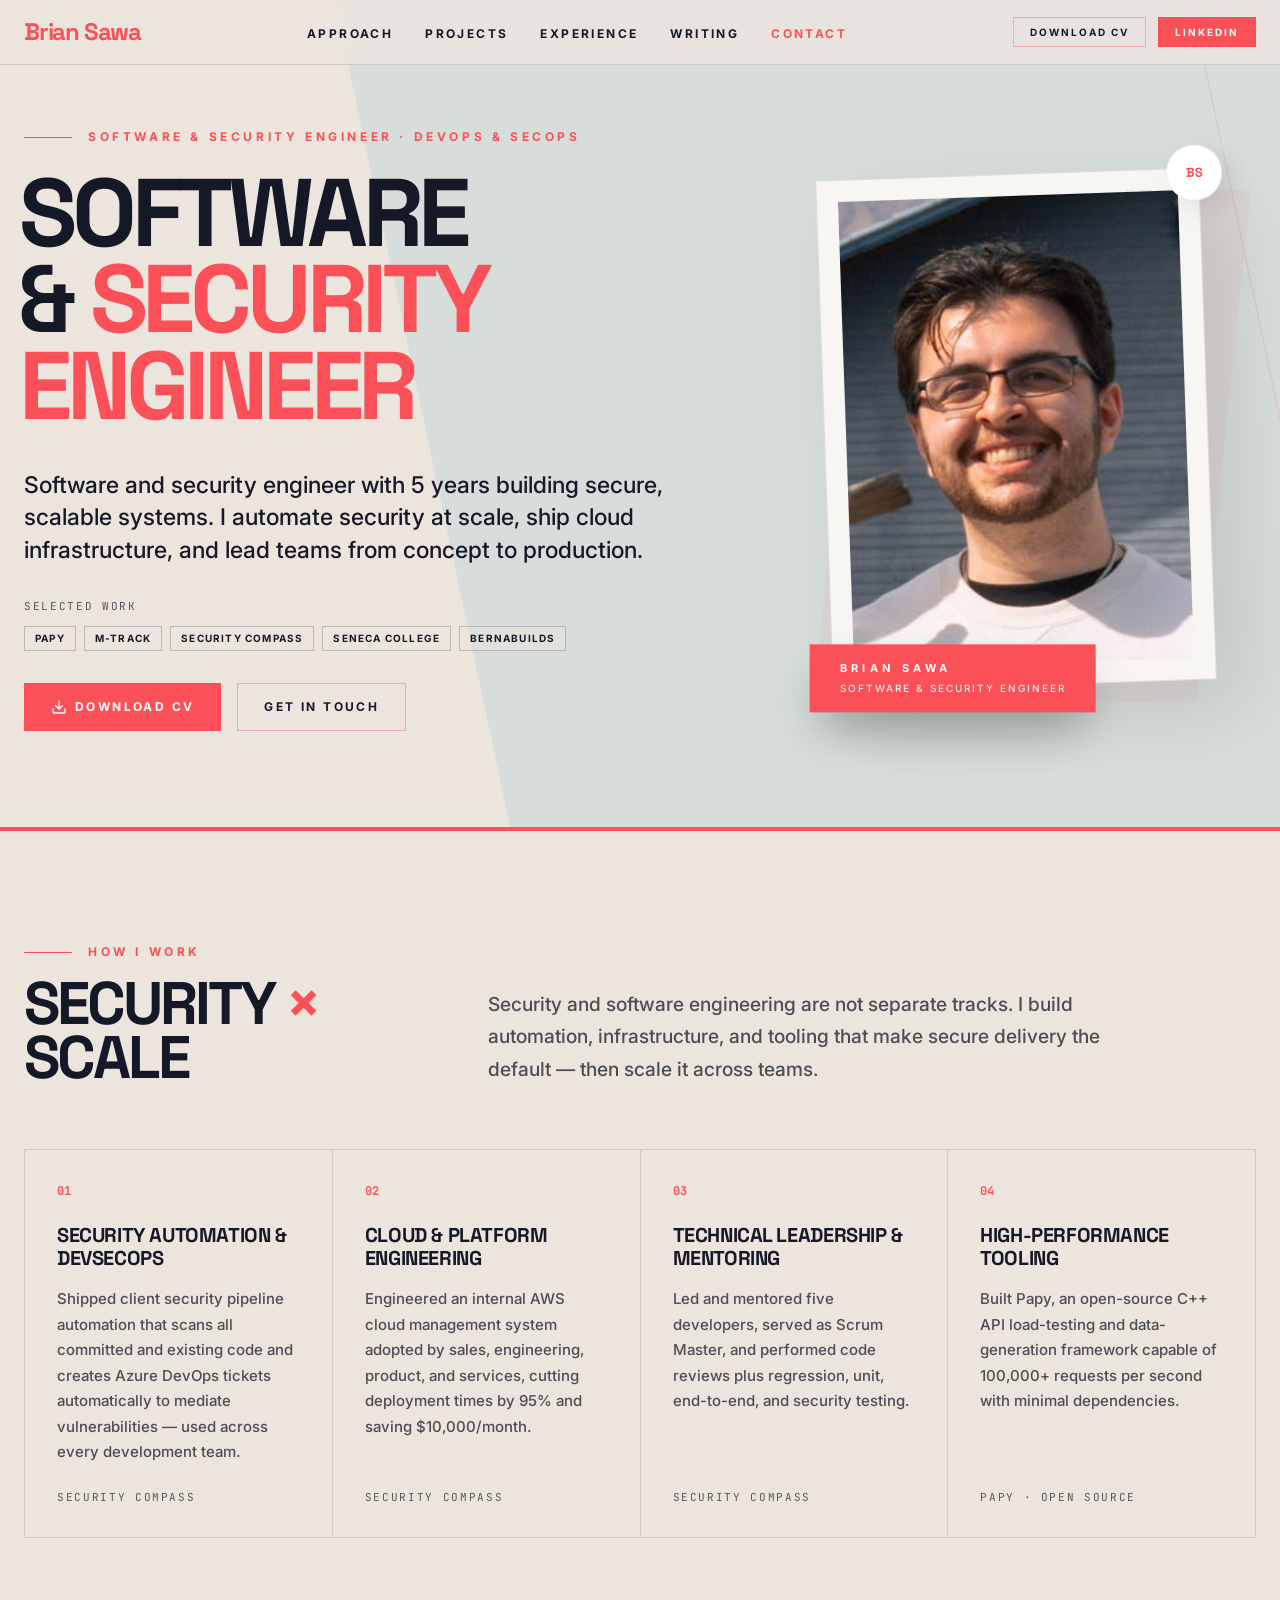
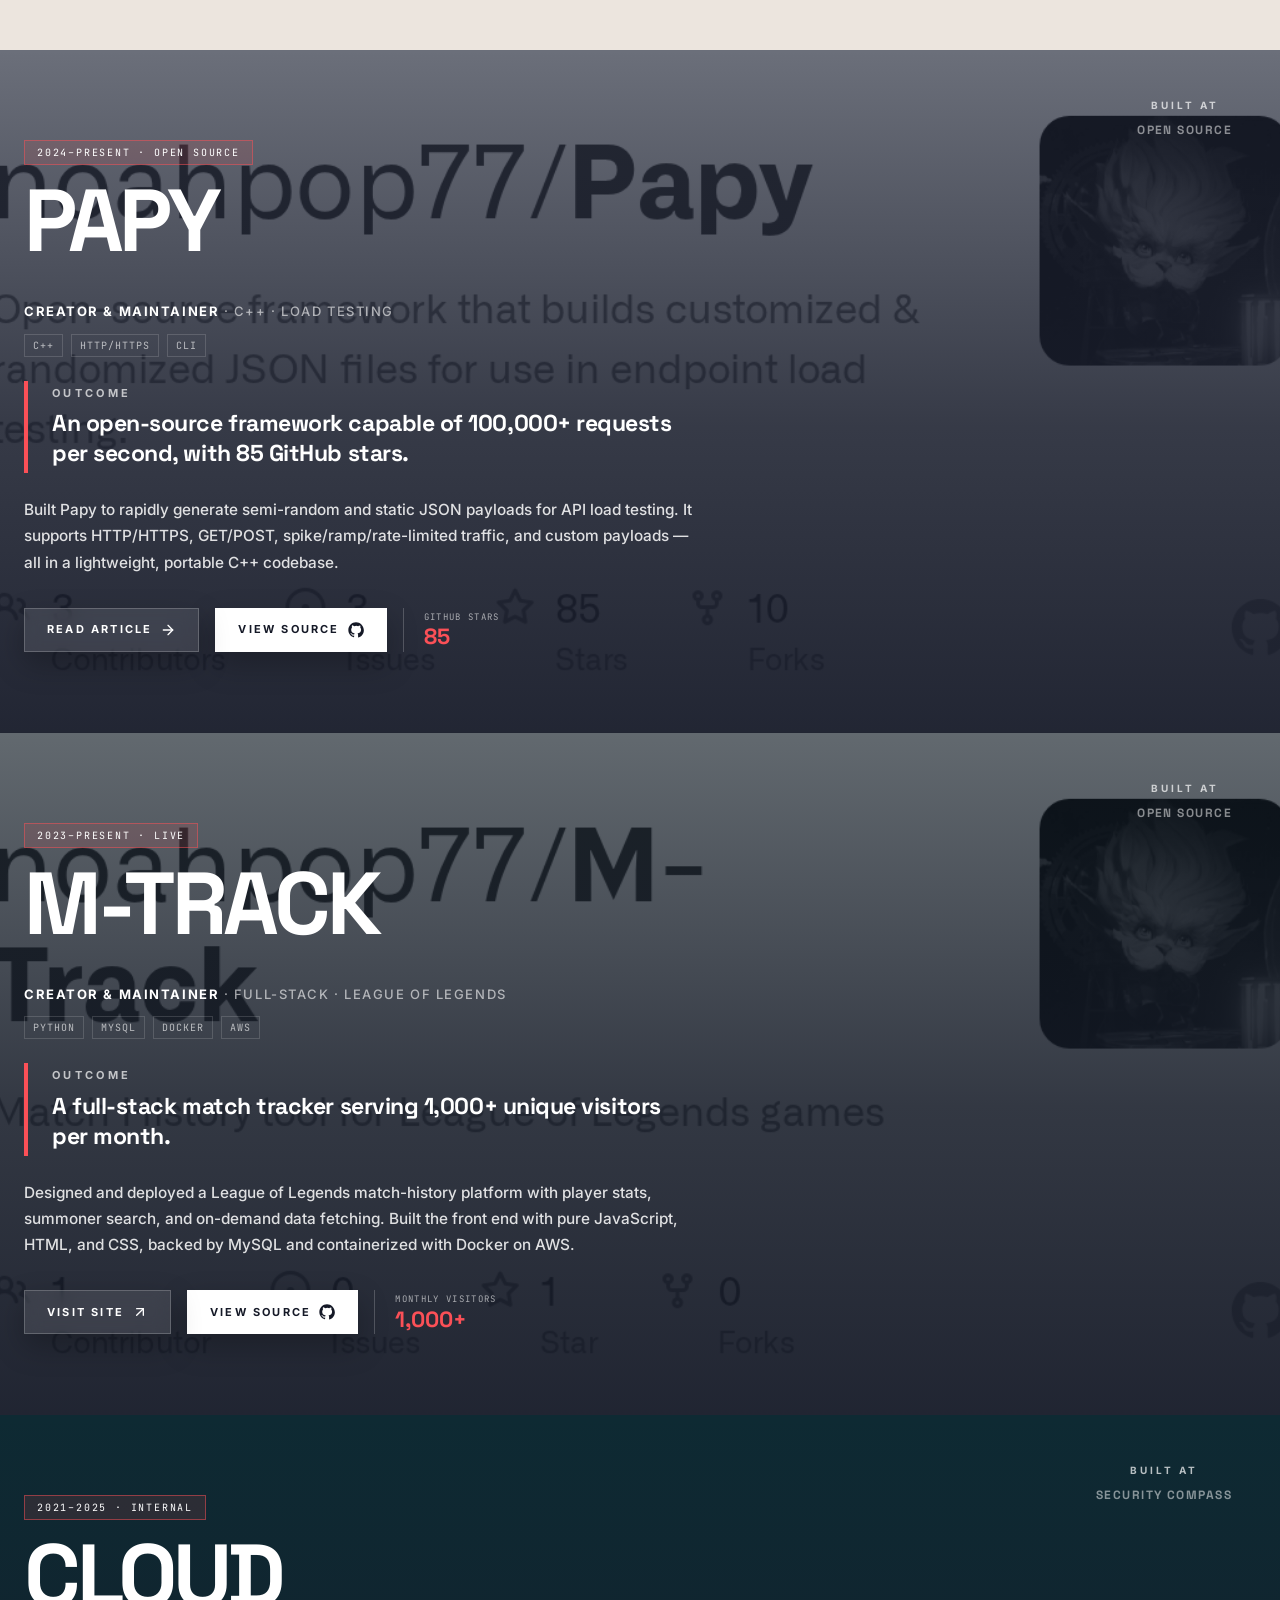
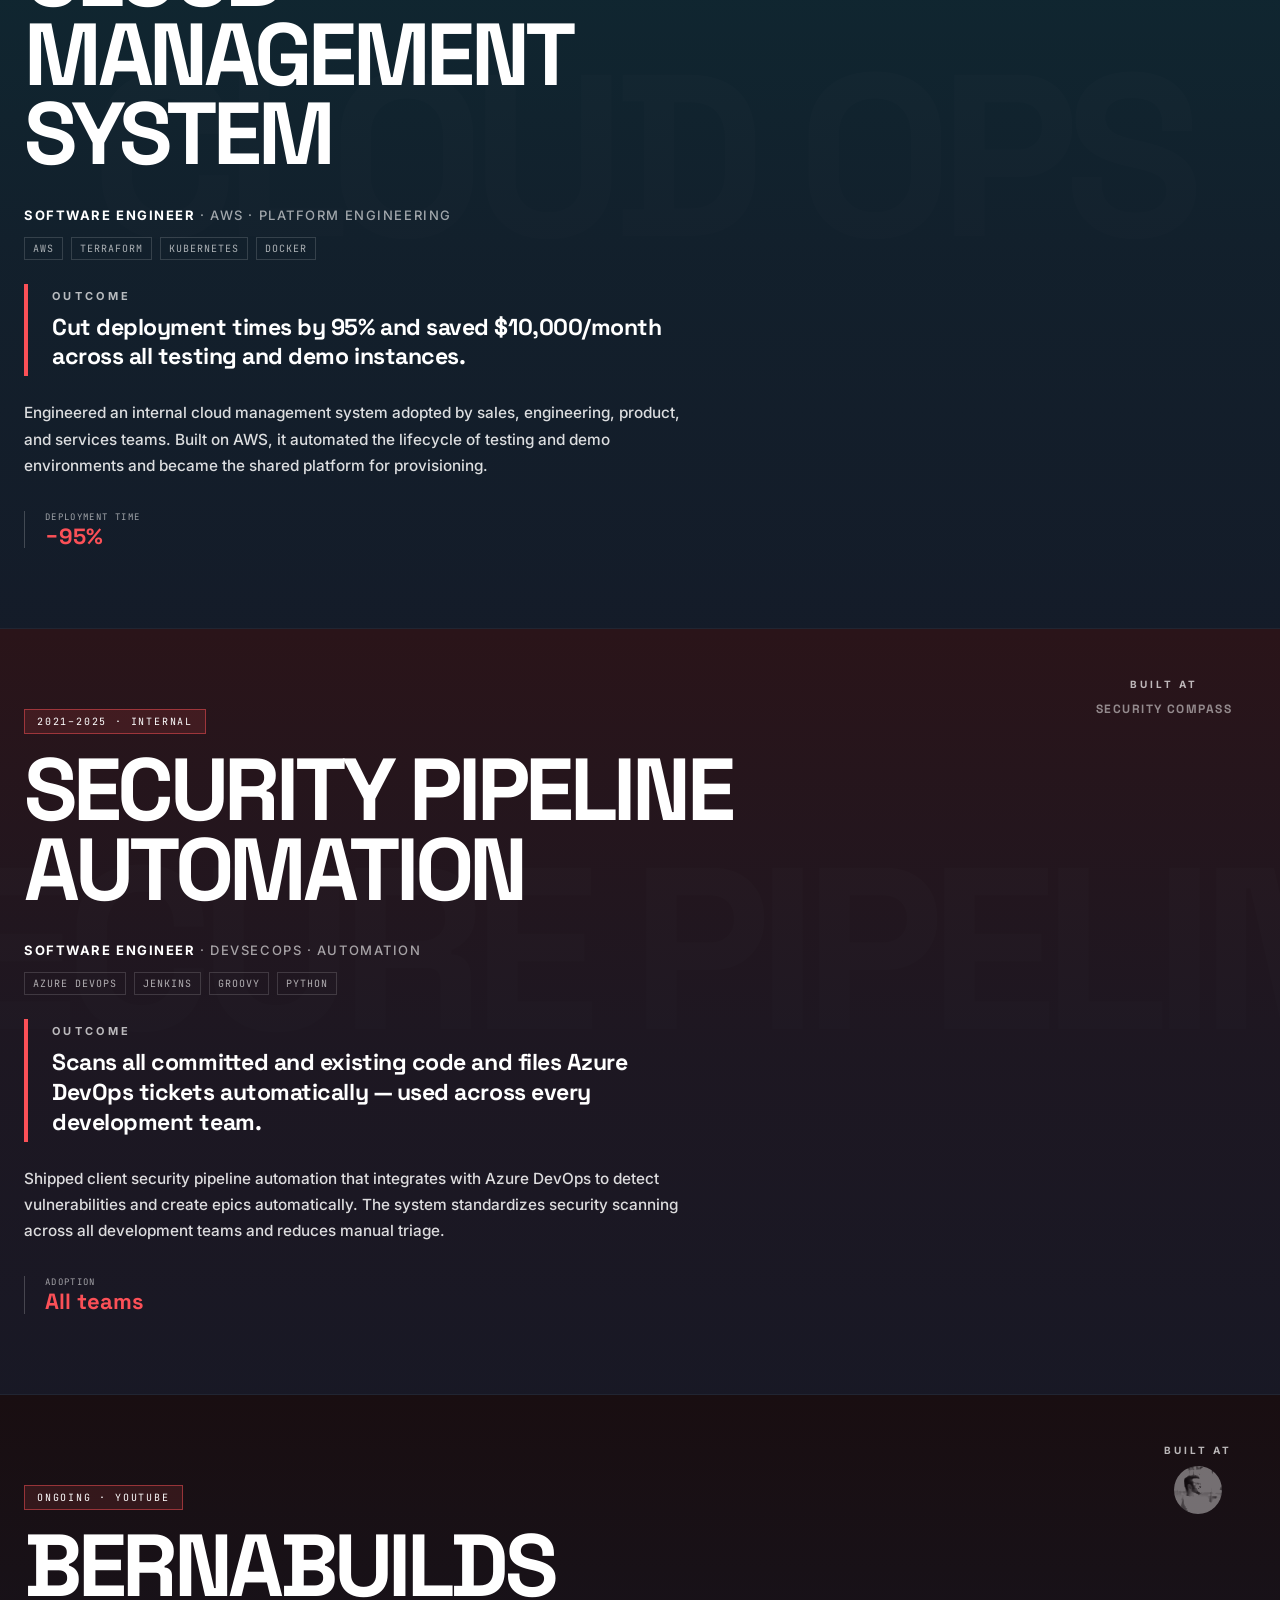
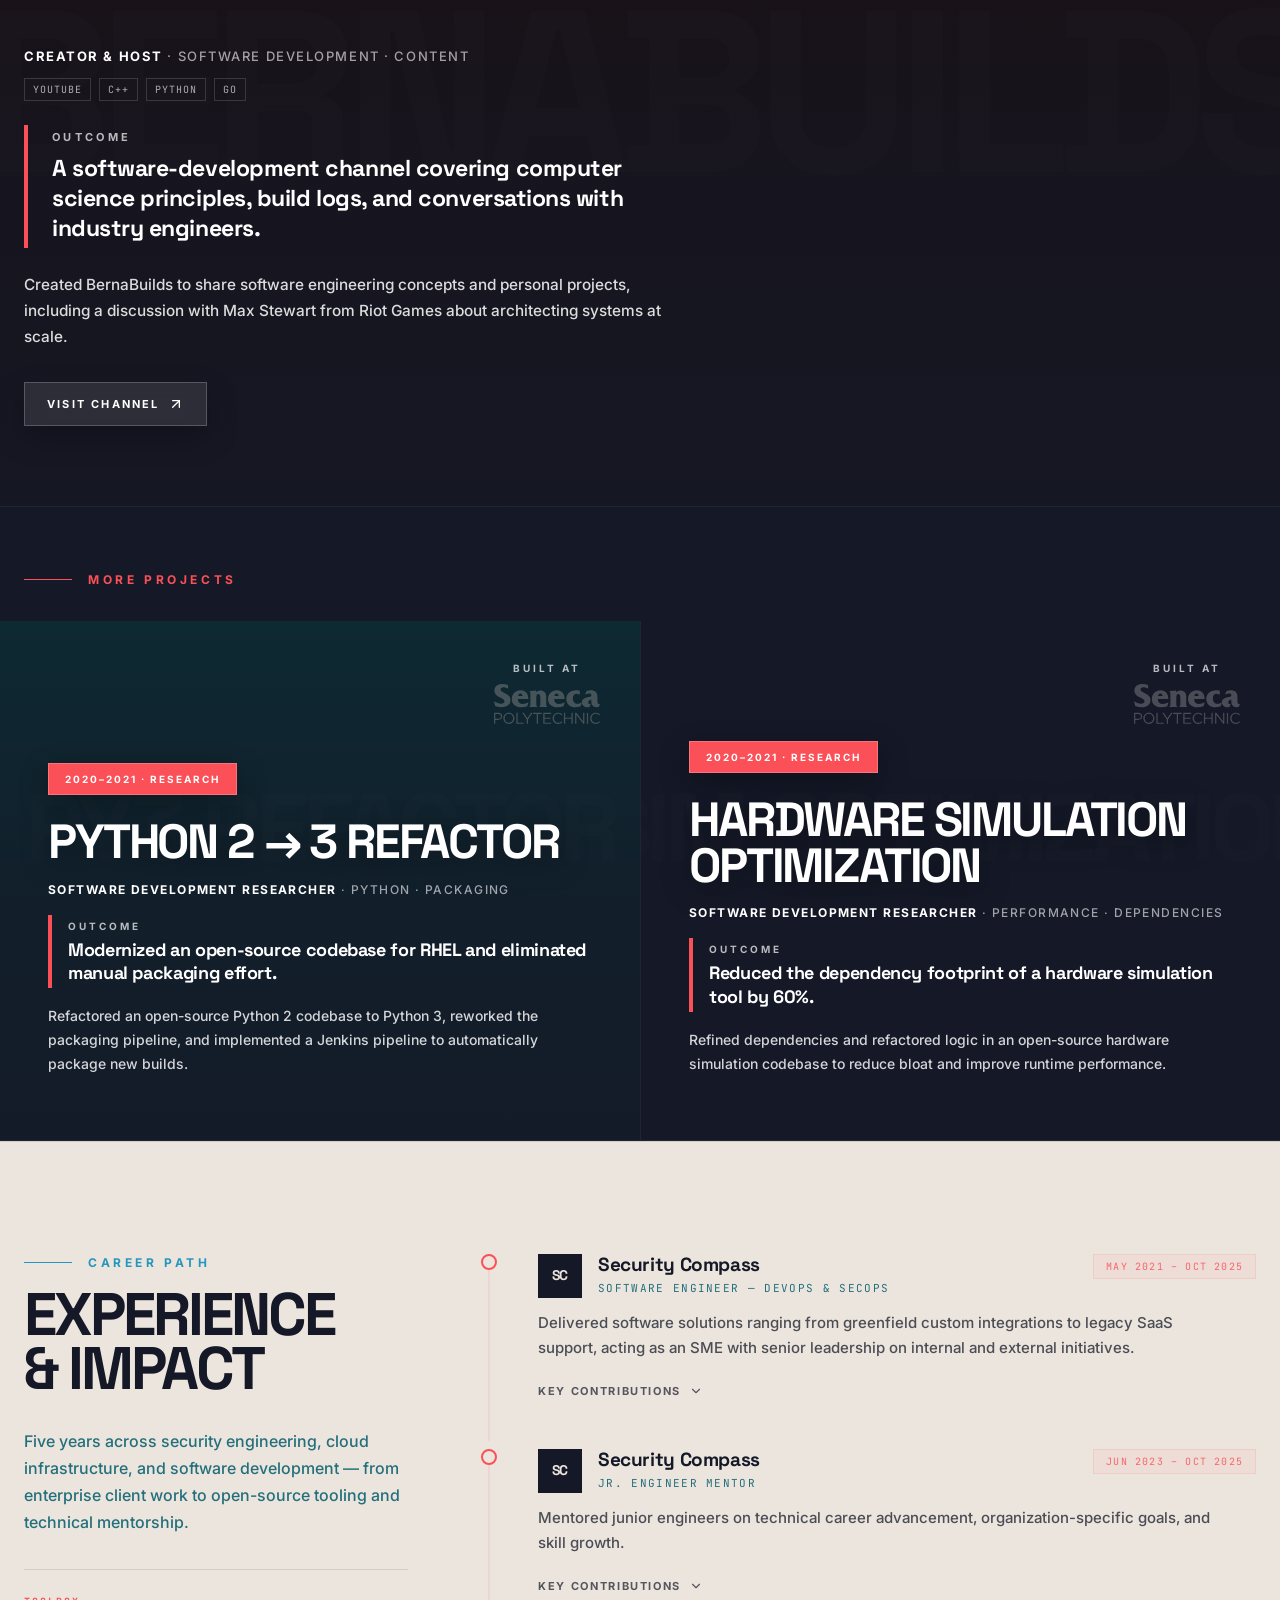
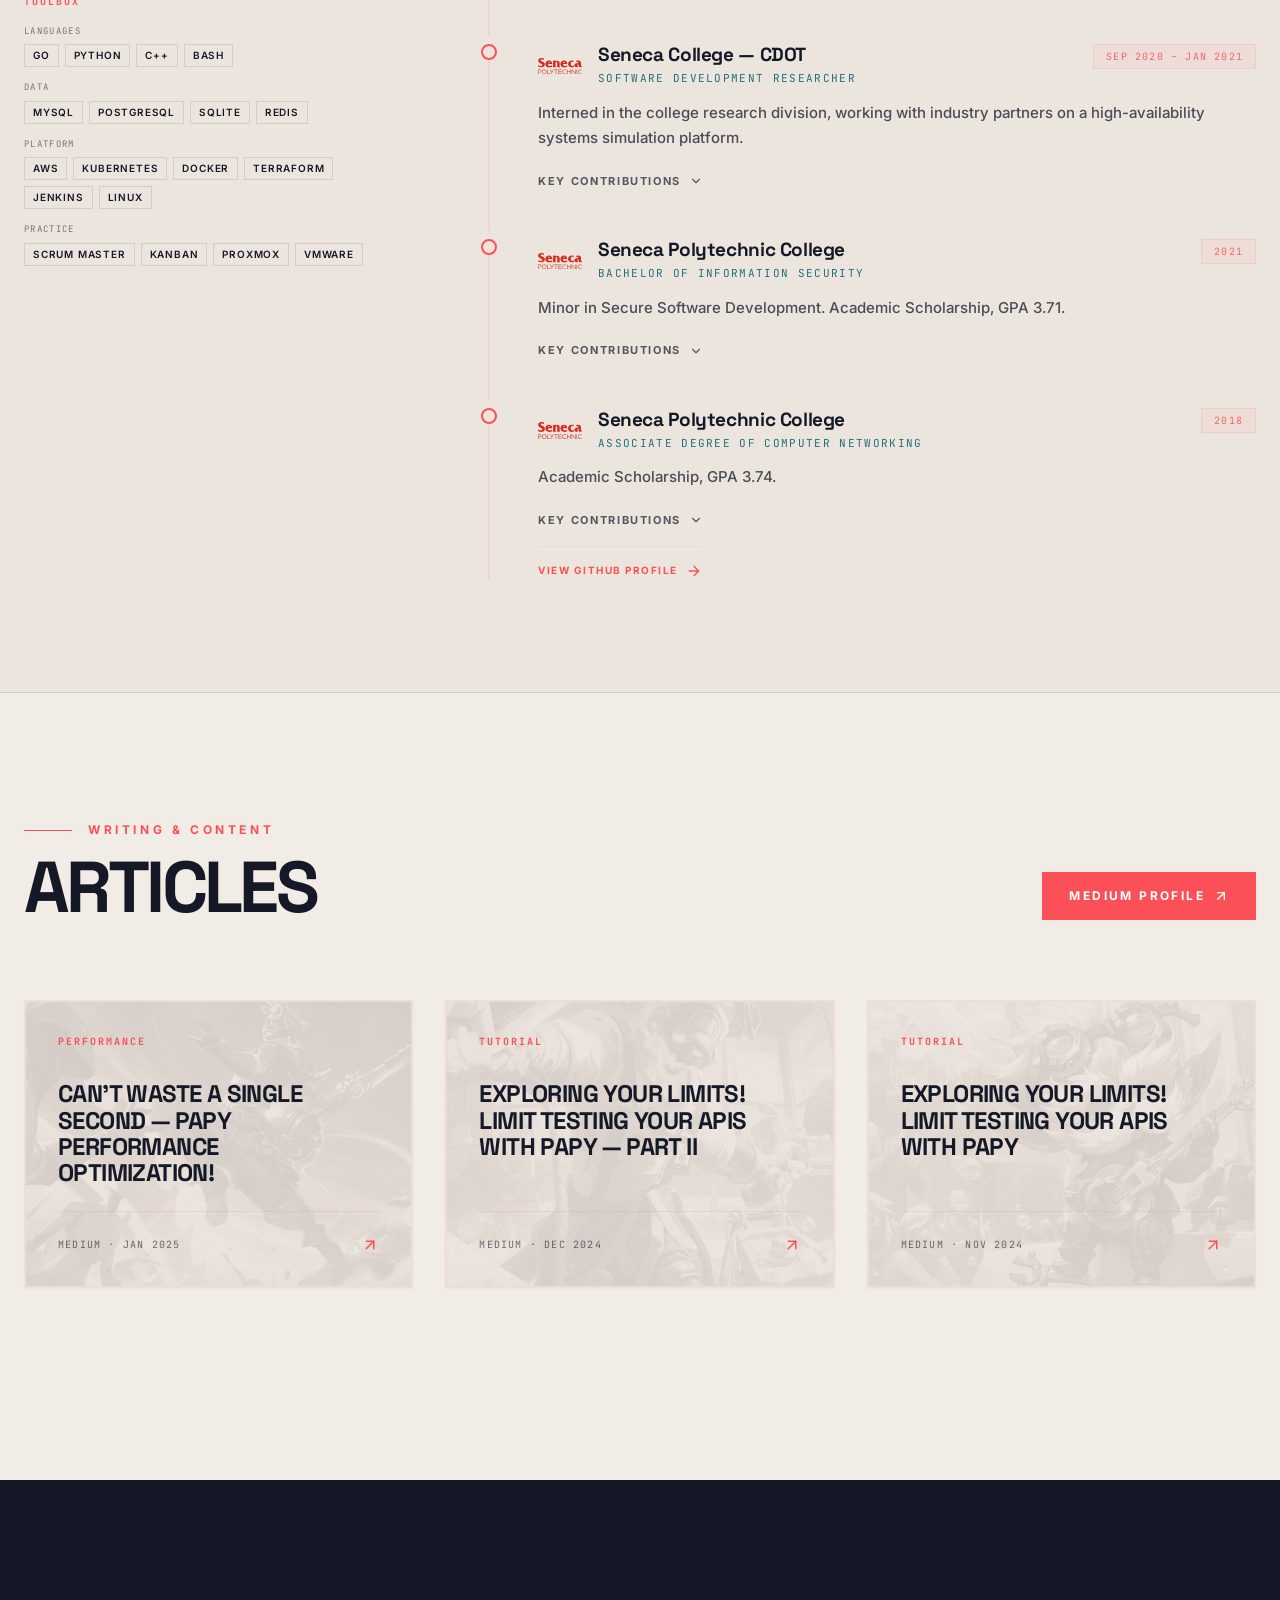
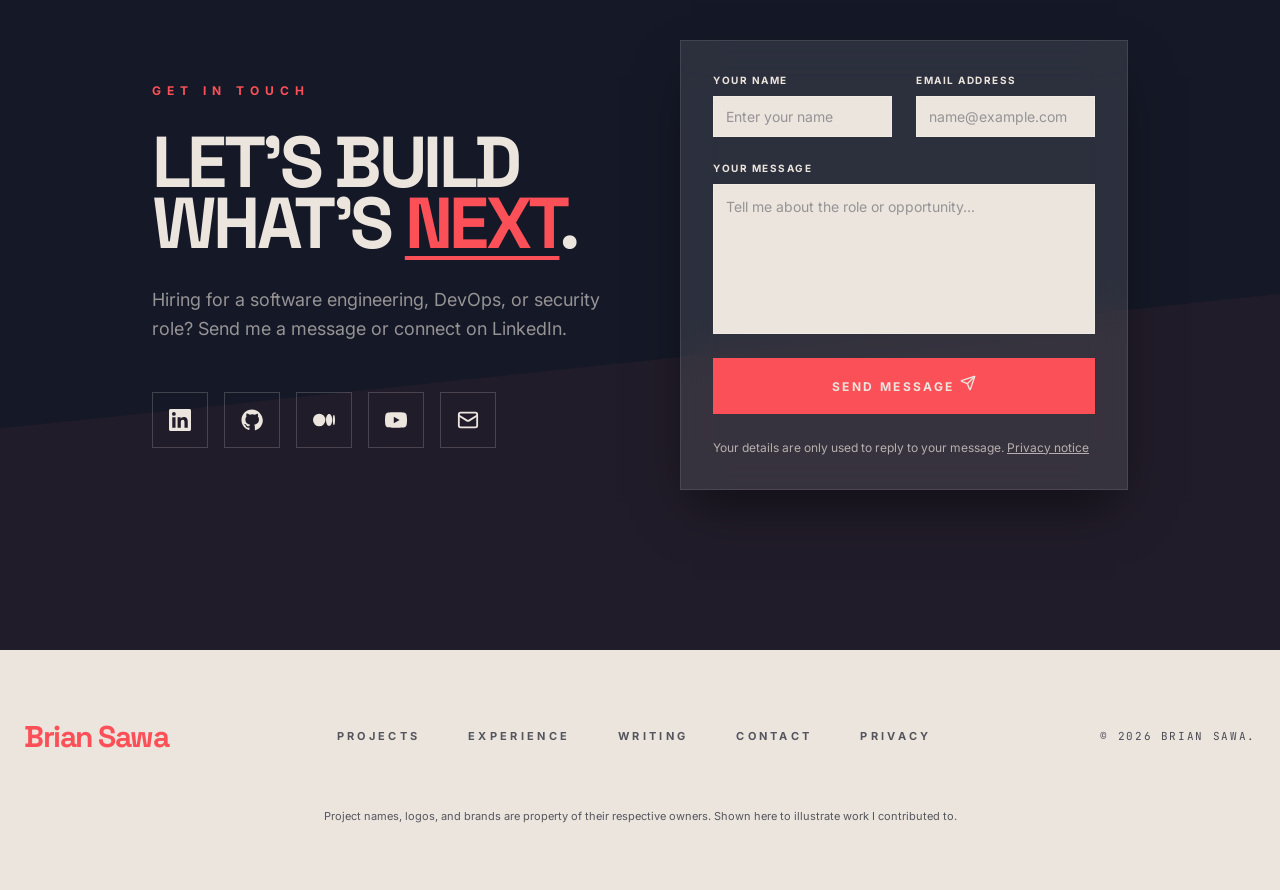
<file: index.html>
<!DOCTYPE html>
<html lang="en">
<head>
  <meta charset="utf-8" />
  <meta name="viewport" content="width=device-width, initial-scale=1" />

  <title>Brian Sawa | Software &amp; Security Engineer</title>
  <meta
    name="description"
    content="Software and security engineer with 5 years building secure, scalable systems. DevSecOps, cloud infrastructure, C++ tooling, and technical leadership."
  />
  <meta name="author" content="Brian Sawa" />
  <meta name="theme-color" content="#ece5de" />
  <link rel="canonical" href="./" />

  <!-- Open Graph / social -->
  <meta property="og:type" content="website" />
  <meta property="og:title" content="Brian Sawa | Software &amp; Security Engineer" />
  <meta
    property="og:description"
    content="Software and security engineer with 5 years building secure, scalable systems. DevSecOps, cloud infrastructure, C++ tooling, and technical leadership."
  />
  <meta property="og:image" content="assets/brian-sawa.jpg" />
  <meta name="twitter:card" content="summary_large_image" />

  <link rel="icon" href="assets/favicon.svg" type="image/svg+xml" />

  <!-- Fonts -->
  <link rel="preconnect" href="https://fonts.googleapis.com" />
  <link rel="preconnect" href="https://fonts.gstatic.com" crossorigin />
  <link
    href="https://fonts.googleapis.com/css2?family=Inter:wght@400;500;600;700&family=Space+Grotesk:wght@500;600;700&family=JetBrains+Mono:wght@400;700&display=swap"
    rel="stylesheet"
  />

  <link rel="stylesheet" href="styles.css" />
</head>
<body>
  <a class="skip-link" href="#main">Skip to content</a>

  <header id="site-nav" class="nav" data-rendered="false"></header>

  <main id="main">
    <div id="hero"></div>
    <section id="approach" class="section approach" aria-labelledby="approach-title"></section>
    <section id="projects" class="projects" aria-label="Selected projects"></section>
    <section id="experience" class="section experience" aria-labelledby="experience-title"></section>
    <section id="writing" class="section writing" aria-labelledby="writing-title"></section>
    <section id="contact" class="contact" aria-labelledby="contact-title"></section>
  </main>

  <footer id="site-footer" class="footer"></footer>

  <!-- Video preview modal -->
  <div id="video-modal" class="modal" role="dialog" aria-modal="true" aria-label="Video preview" hidden>
    <div class="modal__backdrop" data-close-modal></div>
    <div class="modal__dialog">
      <button class="modal__close" type="button" aria-label="Close video" data-close-modal>
        <svg viewBox="0 0 24 24" width="20" height="20" fill="none" stroke="currentColor" stroke-width="2" stroke-linecap="round" aria-hidden="true">
          <path d="M18 6 6 18M6 6l12 12" />
        </svg>
      </button>
      <div class="modal__frame" id="video-frame"></div>
    </div>
  </div>

  <noscript>
    <div class="noscript">
      <h1>Brian Sawa</h1>
      <p>
        Software &amp; Security Engineer. This site needs JavaScript to render. You can reach me at
        <a href="mailto:bsawasec@gmail.com">bsawasec@gmail.com</a> or view my
        <a href="https://www.linkedin.com/in/brian-sawa/">LinkedIn</a> and
        <a href="https://github.com/noahpop77">GitHub</a>.
      </p>
    </div>
  </noscript>

  <script src="content.js"></script>
  <script src="app.js"></script>
</body>
</html>
</file>
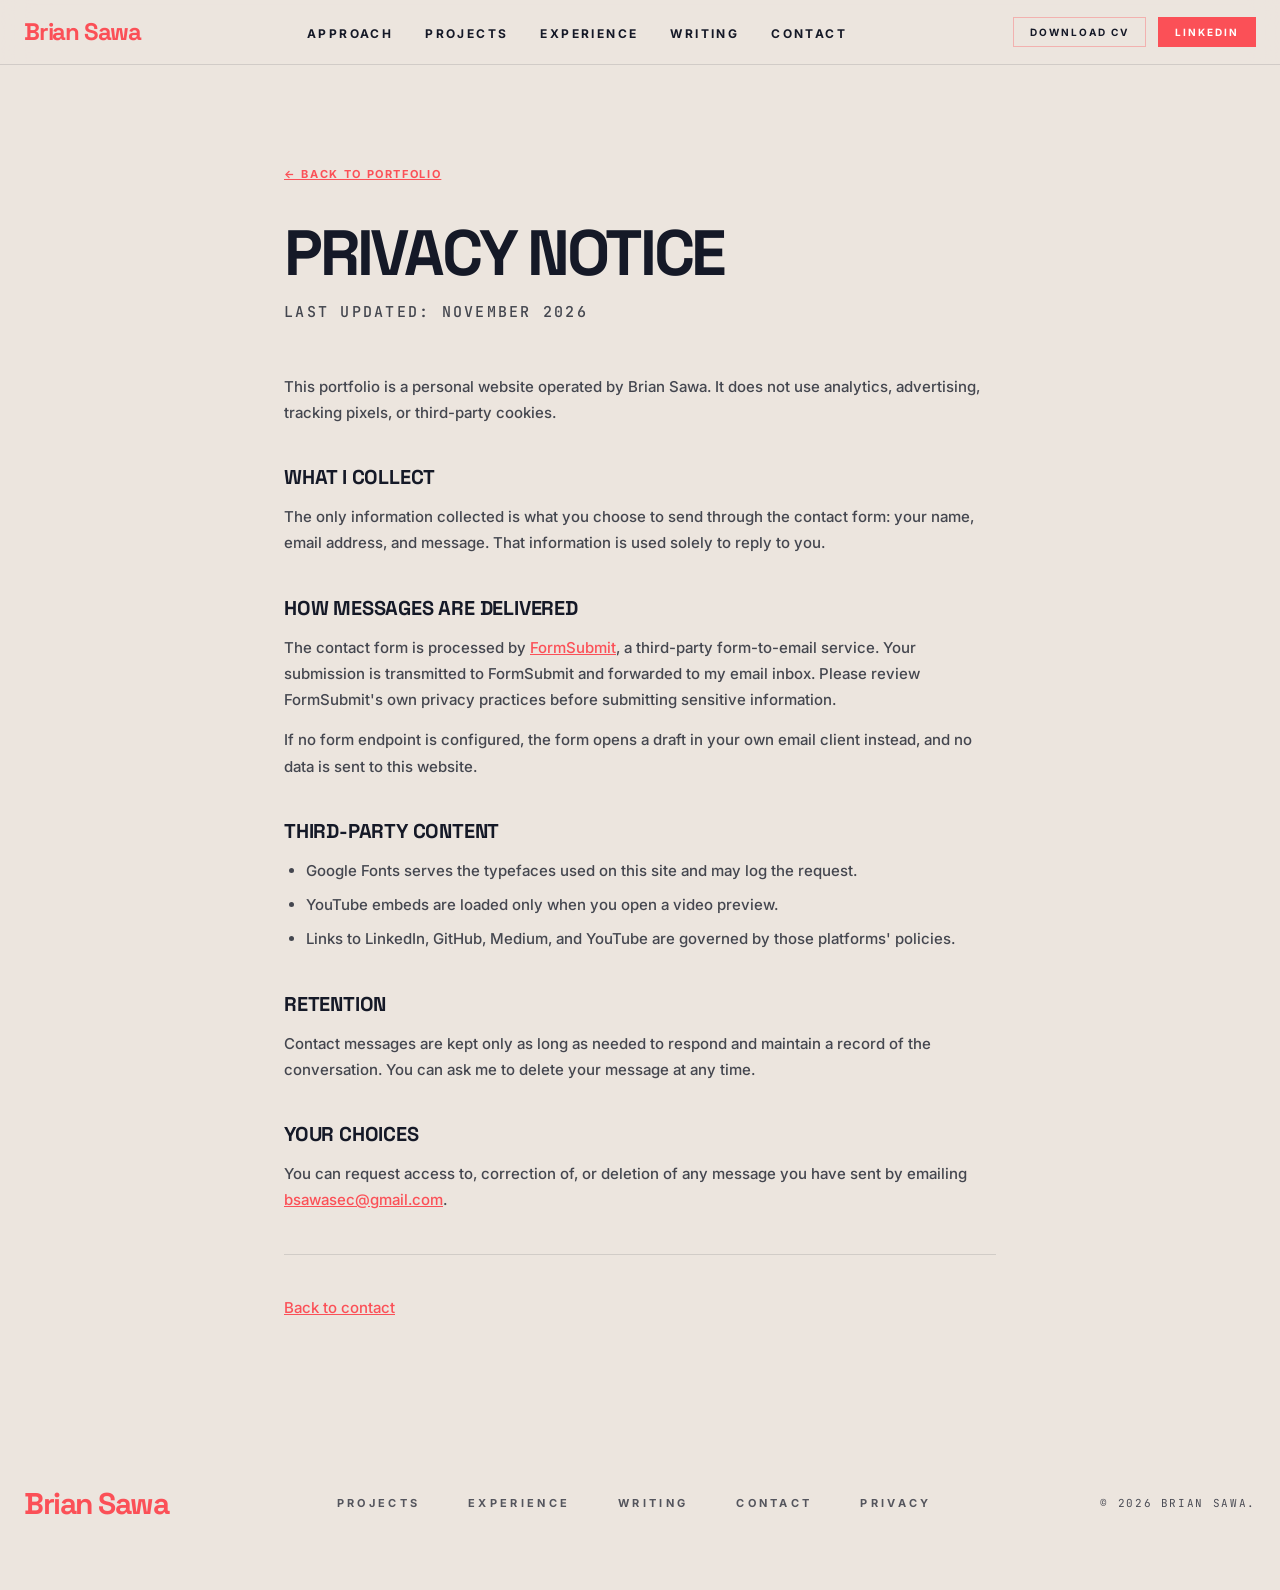
<file: privacy.html>
<!DOCTYPE html>
<html lang="en">
<head>
  <meta charset="utf-8" />
  <meta name="viewport" content="width=device-width, initial-scale=1" />
  <title>Privacy Notice | Brian Sawa</title>
  <meta name="description" content="Privacy notice for the personal portfolio of Brian Sawa." />
  <meta name="theme-color" content="#ece5de" />
  <link rel="icon" href="assets/favicon.svg" type="image/svg+xml" />
  <link rel="preconnect" href="https://fonts.googleapis.com" />
  <link rel="preconnect" href="https://fonts.gstatic.com" crossorigin />
  <link
    href="https://fonts.googleapis.com/css2?family=Inter:wght@400;500;600;700&family=Space+Grotesk:wght@500;600;700&family=JetBrains+Mono:wght@400;700&display=swap"
    rel="stylesheet"
  />
  <link rel="stylesheet" href="styles.css" />
  <style>
    .legal {
      max-width: 760px;
      margin: 0 auto;
      padding: calc(var(--nav-height) + 96px) 24px 96px;
    }
    .legal__back {
      display: inline-flex;
      align-items: center;
      gap: 8px;
      margin-bottom: 40px;
      font-size: 11px;
      font-weight: 700;
      text-transform: uppercase;
      letter-spacing: 0.15em;
      color: var(--primary);
    }
    .legal h1 {
      font-family: var(--font-display);
      font-size: clamp(2.5rem, 7vw, 4rem);
      font-weight: 700;
      text-transform: uppercase;
      letter-spacing: -0.05em;
      line-height: 0.95;
      margin-bottom: 16px;
    }
    .legal__updated {
      font-family: var(--font-mono);
      font-size: 11px;
      text-transform: uppercase;
      letter-spacing: 0.15em;
      color: rgba(21, 25, 39, 0.6);
      margin-bottom: 48px;
    }
    .legal h2 {
      font-family: var(--font-display);
      font-size: 20px;
      font-weight: 700;
      text-transform: uppercase;
      letter-spacing: -0.01em;
      margin: 36px 0 12px;
    }
    .legal p,
    .legal li {
      color: rgba(21, 25, 39, 0.78);
      line-height: 1.75;
      font-size: 15px;
      font-weight: 500;
    }
    .legal p + p {
      margin-top: 14px;
    }
    .legal ul {
      margin: 12px 0 0;
      padding-left: 22px;
      display: grid;
      gap: 8px;
    }
    .legal a {
      color: var(--primary);
      text-decoration: underline;
    }
    .legal hr {
      border: 0;
      border-top: 1px solid var(--border);
      margin: 40px 0;
    }
  </style>
</head>
<body>
  <header class="nav" id="site-nav">
    <div class="nav__inner">
      <a class="nav__brand" href="index.html">Brian Sawa</a>
      <ul class="nav__links">
        <li><a href="index.html#approach">Approach</a></li>
        <li><a href="index.html#projects">Projects</a></li>
        <li><a href="index.html#experience">Experience</a></li>
        <li><a href="index.html#writing">Writing</a></li>
        <li><a href="index.html#contact">Contact</a></li>
      </ul>
      <div class="nav__actions">
        <a class="btn btn--ghost btn--sm" href="assets/Brian_Sawa_Resume.pdf" download="Brian_Sawa_Resume.pdf">Download CV</a>
        <a class="btn btn--primary btn--sm" href="https://www.linkedin.com/in/brian-sawa/" target="_blank" rel="noopener noreferrer">LinkedIn</a>
        <button class="nav__toggle" type="button" aria-label="Toggle menu" aria-expanded="false">
          <svg class="icon-open" viewBox="0 0 24 24" fill="none" stroke="currentColor" stroke-width="2" stroke-linecap="round" aria-hidden="true"><path d="M4 6h16M4 12h16M4 18h16"/></svg>
          <svg class="icon-close" viewBox="0 0 24 24" fill="none" stroke="currentColor" stroke-width="2" stroke-linecap="round" aria-hidden="true"><path d="M18 6 6 18M6 6l12 12"/></svg>
        </button>
      </div>
    </div>
  </header>

  <main class="legal">
    <a class="legal__back" href="index.html">&larr; Back to portfolio</a>
    <h1>Privacy Notice</h1>
    <p class="legal__updated">Last updated: November 2026</p>

    <p>
      This portfolio is a personal website operated by Brian Sawa. It does not use analytics,
      advertising, tracking pixels, or third-party cookies.
    </p>

    <h2>What I collect</h2>
    <p>
      The only information collected is what you choose to send through the contact form:
      your name, email address, and message. That information is used solely to reply to you.
    </p>

    <h2>How messages are delivered</h2>
    <p>
      The contact form is processed by
      <a href="https://formsubmit.co/" target="_blank" rel="noopener noreferrer">FormSubmit</a>,
      a third-party form-to-email service. Your submission is transmitted to FormSubmit and
      forwarded to my email inbox. Please review FormSubmit's own privacy practices before
      submitting sensitive information.
    </p>
    <p>
      If no form endpoint is configured, the form opens a draft in your own email client
      instead, and no data is sent to this website.
    </p>

    <h2>Third-party content</h2>
    <ul>
      <li>Google Fonts serves the typefaces used on this site and may log the request.</li>
      <li>YouTube embeds are loaded only when you open a video preview.</li>
      <li>Links to LinkedIn, GitHub, Medium, and YouTube are governed by those platforms' policies.</li>
    </ul>

    <h2>Retention</h2>
    <p>
      Contact messages are kept only as long as needed to respond and maintain a record of the
      conversation. You can ask me to delete your message at any time.
    </p>

    <h2>Your choices</h2>
    <p>
      You can request access to, correction of, or deletion of any message you have sent by
      emailing <a href="mailto:bsawasec@gmail.com">bsawasec@gmail.com</a>.
    </p>

    <hr />
    <p>
      <a href="index.html#contact">Back to contact</a>
    </p>
  </main>

  <footer class="footer">
    <div class="footer__inner">
      <a class="footer__brand" href="index.html">Brian Sawa</a>
      <nav class="footer__links" aria-label="Footer">
        <a href="index.html#projects">Projects</a>
        <a href="index.html#experience">Experience</a>
        <a href="index.html#writing">Writing</a>
        <a href="index.html#contact">Contact</a>
        <a href="privacy.html">Privacy</a>
      </nav>
      <div class="footer__copyright">&copy; 2026 Brian Sawa.</div>
    </div>
  </footer>

  <script>
    (function () {
      var nav = document.getElementById("site-nav");
      var toggle = nav.querySelector(".nav__toggle");
      toggle.addEventListener("click", function () {
        var open = nav.classList.toggle("is-open");
        toggle.setAttribute("aria-expanded", open ? "true" : "false");
      });
      nav.querySelectorAll(".nav__links a").forEach(function (link) {
        link.addEventListener("click", function () {
          nav.classList.remove("is-open");
          toggle.setAttribute("aria-expanded", "false");
        });
      });
    })();
  </script>
</body>
</html>
</file>
<file: styles.css>
/* ============================================================
   BRIAN SAWA — PORTFOLIO
   Design system mirrors the reference: cream paper, navy ink,
   coral accent, teal secondary, square corners, editorial type.
   ============================================================ */

:root {
  --background: #ece5de;
  --foreground: #151927;
  --primary: #fb5057;
  --accent: #2596be;
  --muted: #e69e99;
  --muted-foreground: #236f7c;
  --secondary: #151927;
  --white: #f8f6f3;

  --border: rgba(21, 25, 39, 0.12);
  --border-strong: rgba(21, 25, 39, 0.22);
  --primary-soft: rgba(251, 80, 87, 0.06);
  --accent-soft: rgba(37, 150, 190, 0.1);

  --font-display: "Space Grotesk", "Inter", system-ui, sans-serif;
  --font-sans: "Inter", system-ui, -apple-system, "Segoe UI", sans-serif;
  --font-mono: "JetBrains Mono", ui-monospace, "SFMono-Regular", Menlo, monospace;

  --container: 1280px;
  --nav-height: 64px;
}

*,
*::before,
*::after {
  box-sizing: border-box;
}

html {
  scroll-behavior: smooth;
  scroll-padding-top: calc(var(--nav-height) + 16px);
  -webkit-text-size-adjust: 100%;
}

body {
  margin: 0;
  background: var(--background);
  color: var(--foreground);
  font-family: var(--font-sans);
  font-size: 16px;
  line-height: 1.5;
  -webkit-font-smoothing: antialiased;
  -moz-osx-font-smoothing: grayscale;
  overflow-x: hidden;
}

::selection {
  background: var(--accent);
  color: #fff;
}

img {
  max-width: 100%;
  display: block;
}

a {
  color: inherit;
  text-decoration: none;
}

button {
  font: inherit;
}

h1,
h2,
h3,
h4,
p,
ul {
  margin: 0;
}

ul {
  padding: 0;
}

.skip-link {
  position: absolute;
  left: -9999px;
  top: 0;
  z-index: 999;
  padding: 12px 20px;
  background: var(--primary);
  color: #fff;
  font-size: 12px;
  font-weight: 700;
  text-transform: uppercase;
  letter-spacing: 0.15em;
}
.skip-link:focus {
  left: 16px;
  top: 16px;
}

.container {
  width: 100%;
  max-width: var(--container);
  margin: 0 auto;
  padding: 0 24px;
}

/* ---------- Buttons ---------- */

.btn {
  display: inline-flex;
  align-items: center;
  justify-content: center;
  gap: 8px;
  border: 1px solid transparent;
  border-radius: 0;
  font-family: var(--font-sans);
  font-weight: 700;
  text-transform: uppercase;
  letter-spacing: 0.2em;
  cursor: pointer;
  white-space: nowrap;
  transition: background 0.3s ease, color 0.3s ease, border-color 0.3s ease,
    transform 0.3s ease, box-shadow 0.3s ease;
}
.btn:active {
  transform: translateY(1px);
}
.btn svg {
  flex-shrink: 0;
}

.btn--sm {
  height: 30px;
  padding: 0 16px;
  font-size: 10px;
}

.btn--md {
  height: 44px;
  padding: 0 22px;
  font-size: 11px;
}

.btn--lg {
  height: 48px;
  padding: 0 26px;
  font-size: 12px;
  letter-spacing: 0.2em;
}

.btn--primary {
  background: var(--primary);
  color: #fff;
}
.btn--primary:hover {
  background: var(--foreground);
  color: var(--background);
}

.btn--ghost {
  background: transparent;
  border-color: rgba(251, 80, 87, 0.35);
  color: var(--foreground);
}
.btn--ghost:hover {
  border-color: var(--primary);
  background: var(--primary-soft);
}

.btn--outline {
  background: transparent;
  border-color: rgba(251, 80, 87, 0.4);
  color: var(--foreground);
}
.btn--outline:hover {
  background: var(--primary-soft);
  border-color: var(--primary);
}

.btn--on-dark {
  background: rgba(255, 255, 255, 0.1);
  border-color: rgba(255, 255, 255, 0.2);
  color: #fff;
  backdrop-filter: blur(8px);
  box-shadow: 0 12px 30px rgba(0, 0, 0, 0.25);
}
.btn--on-dark:hover {
  background: rgba(255, 255, 255, 0.2);
}

.btn--white {
  background: #fff;
  color: #151927;
  box-shadow: 0 12px 30px rgba(0, 0, 0, 0.25);
}
.btn--white:hover {
  background: rgba(255, 255, 255, 0.9);
}

.btn__icon {
  width: 16px;
  height: 16px;
}

/* ---------- Navigation ---------- */

.nav {
  position: fixed;
  top: 0;
  left: 0;
  width: 100%;
  z-index: 50;
  border-bottom: 1px solid var(--border);
  background: rgba(236, 229, 222, 0.82);
  -webkit-backdrop-filter: blur(14px);
  backdrop-filter: blur(14px);
}

.nav__inner {
  max-width: var(--container);
  margin: 0 auto;
  padding: 0 24px;
  height: var(--nav-height);
  display: flex;
  align-items: center;
  justify-content: space-between;
  gap: 24px;
}

.nav__brand {
  font-family: var(--font-display);
  font-size: 24px;
  font-weight: 700;
  letter-spacing: -0.05em;
  color: var(--primary);
  transition: opacity 0.3s ease;
}
.nav__brand:hover {
  opacity: 0.8;
}

.nav__links {
  display: flex;
  align-items: center;
  gap: 32px;
  list-style: none;
}

.nav__links a {
  font-size: 12px;
  font-weight: 700;
  text-transform: uppercase;
  letter-spacing: 0.2em;
  transition: color 0.3s ease;
}
.nav__links a:hover,
.nav__links a[aria-current] {
  color: var(--primary);
}

:focus-visible {
  outline: 2px solid var(--accent);
  outline-offset: 3px;
}

.nav__actions {
  display: flex;
  align-items: center;
  gap: 12px;
}

.nav__toggle {
  display: none;
  width: 40px;
  height: 40px;
  align-items: center;
  justify-content: center;
  background: transparent;
  border: 1px solid var(--border-strong);
  color: var(--foreground);
  cursor: pointer;
}
.nav__toggle svg {
  width: 20px;
  height: 20px;
}
.nav__toggle .icon-close {
  display: none;
}
.nav.is-open .nav__toggle .icon-open {
  display: none;
}
.nav.is-open .nav__toggle .icon-close {
  display: block;
}

/* ---------- Shared section bits ---------- */

.section {
  padding: 96px 0;
}

.eyebrow {
  display: flex;
  align-items: center;
  gap: 16px;
  margin-bottom: 16px;
}

.eyebrow__line {
  width: 48px;
  height: 1px;
  background: var(--primary);
  flex-shrink: 0;
}

.eyebrow__text {
  font-size: 12px;
  font-weight: 700;
  text-transform: uppercase;
  letter-spacing: 0.3em;
  color: var(--primary);
}

.eyebrow--accent .eyebrow__line {
  background: var(--accent);
}
.eyebrow--accent .eyebrow__text {
  color: var(--accent);
}

.section-title {
  font-family: var(--font-display);
  font-weight: 700;
  text-transform: uppercase;
  letter-spacing: -0.05em;
  line-height: 0.9;
  font-size: clamp(2.75rem, 6vw, 3.75rem);
}

/* ---------- Hero ---------- */

.hero {
  position: relative;
  overflow: hidden;
  background: var(--background);
  border-bottom: 4px solid var(--primary);
  min-height: 85vh;
  display: flex;
  align-items: center;
  padding: calc(var(--nav-height) + 64px) 0 96px;
}

.hero__bg {
  position: absolute;
  inset: 0 0 0 auto;
  width: 100%;
  height: 100%;
  z-index: 0;
  overflow: hidden;
  pointer-events: none;
}

.hero__bg::before {
  content: "";
  position: absolute;
  top: 0;
  bottom: 0;
  right: 0;
  width: 100%;
  background: var(--accent-soft);
  transform: skewX(12deg) translateX(33%);
}

.hero__bg::after {
  content: "";
  position: absolute;
  top: 0;
  bottom: 0;
  right: 0;
  width: 1px;
  background: rgba(251, 80, 87, 0.2);
  transform: skewX(12deg) translateX(33%);
  margin-right: 1px;
}

.hero__inner {
  position: relative;
  z-index: 10;
  width: 100%;
}

.hero__grid {
  display: flex;
  align-items: center;
  justify-content: space-between;
  gap: 48px;
}

.hero__copy {
  flex: 1;
  max-width: 60%;
}

.hero__title {
  font-family: var(--font-display);
  font-size: clamp(3.25rem, 7.5vw, 6rem);
  font-weight: 700;
  line-height: 0.9;
  letter-spacing: -0.055em;
  text-transform: uppercase;
  margin: 24px 0 40px;
  transform: translateX(-0.05em);
}
.hero__title span {
  color: var(--primary);
}

.hero__bio {
  font-size: clamp(1.15rem, 1.8vw, 1.5rem);
  font-weight: 500;
  line-height: 1.4;
  max-width: 42rem;
}

.hero__credits {
  margin-top: 32px;
}

.hero__credits-label {
  display: block;
  font-family: var(--font-mono);
  font-size: 11px;
  text-transform: uppercase;
  letter-spacing: 0.15em;
  opacity: 0.7;
  margin-bottom: 12px;
}

.hero__chips {
  display: flex;
  flex-wrap: wrap;
  align-items: center;
  gap: 8px;
  list-style: none;
}

.hero__chips li {
  border: 1px solid var(--border-strong);
  font-size: 10px;
  font-weight: 700;
  text-transform: uppercase;
  letter-spacing: 0.12em;
  background: rgba(236, 229, 222, 0.5);
}

.hero__chip {
  display: inline-block;
  padding: 4px 10px;
  color: inherit;
  text-decoration: none;
  transition: background-color 0.18s ease, color 0.18s ease;
}

a.hero__chip:hover {
  background: var(--foreground);
  color: var(--background);
}

a.hero__chip:focus-visible {
  outline: 2px solid var(--primary);
  outline-offset: 2px;
}

.hero__actions {
  display: flex;
  flex-wrap: wrap;
  align-items: center;
  gap: 16px;
  margin-top: 32px;
}

/* Hero portrait card */

.hero__media {
  position: relative;
  width: 100%;
  max-width: 384px;
  flex-shrink: 0;
  margin-right: 48px;
}

.hero__card {
  position: relative;
  aspect-ratio: 3 / 4;
  background: var(--white);
  padding: 20px;
  border: 1px solid rgba(0, 0, 0, 0.1);
  box-shadow: 30px 30px 80px rgba(0, 0, 0, 0.1);
  transform: rotate(-2deg);
  transition: transform 0.5s ease;
}
.hero__card:hover {
  transform: rotate(0deg);
}

.hero__photo {
  position: relative;
  width: 100%;
  height: 100%;
  overflow: hidden;
  background: #fff;
  border: 1px solid rgba(0, 0, 0, 0.05);
}

.hero__photo img {
  width: 100%;
  height: 100%;
  object-fit: cover;
  object-position: center 30%;
  transform: scale(1.05);
  transform-origin: bottom;
  transition: transform 1s ease;
}
.hero__card:hover .hero__photo img {
  transform: scale(1);
}

.hero__photo::after {
  content: "";
  position: absolute;
  inset: 0;
  pointer-events: none;
  opacity: 0.1;
  mix-blend-mode: overlay;
  background-image: radial-gradient(rgba(0, 0, 0, 0.5) 0.5px, transparent 0.5px);
  background-size: 4px 4px;
}

.hero__badge {
  position: absolute;
  bottom: -24px;
  left: -24px;
  background: var(--primary);
  color: #fff;
  padding: 16px 30px;
  box-shadow: 0 25px 50px -12px rgba(0, 0, 0, 0.35);
  transform: rotate(2deg);
  transition: transform 0.5s ease;
  z-index: 3;
}
.hero__card:hover .hero__badge {
  transform: rotate(0deg);
}

.hero__badge-name {
  display: block;
  font-size: 11px;
  font-weight: 700;
  text-transform: uppercase;
  letter-spacing: 0.4em;
  margin-bottom: 4px;
}

.hero__badge-role {
  display: block;
  font-size: 10px;
  font-weight: 500;
  text-transform: uppercase;
  letter-spacing: 0.2em;
  opacity: 0.9;
}

.hero__logo {
  position: absolute;
  top: -24px;
  right: -24px;
  width: 56px;
  height: 56px;
  background: #fff;
  border: 1px solid rgba(0, 0, 0, 0.05);
  border-radius: 50%;
  box-shadow: 10px 10px 30px rgba(0, 0, 0, 0.1);
  display: flex;
  align-items: center;
  justify-content: center;
  padding: 4px;
  z-index: 20;
  transition: transform 0.3s ease;
}
.hero__logo:hover {
  transform: scale(1.1);
}
.hero__logo img {
  width: 100%;
  height: 100%;
  object-fit: contain;
}
.hero__logo-text {
  font-family: var(--font-display);
  font-weight: 700;
  font-size: 13px;
  letter-spacing: -0.04em;
  color: var(--primary);
}

.hero__code {
  position: absolute;
  top: 16px;
  right: 16px;
  font-family: var(--font-mono);
  font-size: 10px;
  font-weight: 700;
  opacity: 0.1;
  z-index: 3;
}

.hero__offset {
  position: absolute;
  bottom: -16px;
  right: -16px;
  width: 100%;
  height: 100%;
  background: rgba(251, 80, 87, 0.05);
  transform: skewX(-6deg);
  z-index: -1;
  transition: transform 1s ease;
}
.hero__card:hover ~ .hero__offset,
.hero__media:hover .hero__offset {
  transform: skewX(-6deg) translate(8px, 8px);
}

/* ---------- Approach ---------- */

.approach {
  background: var(--background);
  padding: 112px 0;
}

.approach__head {
  display: grid;
  grid-template-columns: 1fr 2fr;
  gap: 80px;
  align-items: end;
  margin-bottom: 64px;
}

.approach__intro {
  font-size: clamp(1.05rem, 1.5vw, 1.25rem);
  font-weight: 500;
  line-height: 1.7;
  color: rgba(21, 25, 39, 0.75);
  max-width: 42rem;
}

.approach__grid {
  display: grid;
  grid-template-columns: repeat(4, minmax(0, 1fr));
  border-top: 1px solid var(--border);
  border-left: 1px solid var(--border);
}

.approach__item {
  display: flex;
  flex-direction: column;
  padding: 32px;
  border-right: 1px solid var(--border);
  border-bottom: 1px solid var(--border);
  transition: background 0.3s ease;
}
.approach__item:hover {
  background: var(--primary-soft);
}

.approach__num {
  font-family: var(--font-mono);
  font-size: 12px;
  font-weight: 700;
  color: var(--primary);
  margin-bottom: 24px;
}

.approach__title {
  font-family: var(--font-display);
  font-size: 20px;
  font-weight: 700;
  text-transform: uppercase;
  letter-spacing: -0.02em;
  line-height: 1.15;
  margin-bottom: 16px;
}

.approach__desc {
  color: rgba(21, 25, 39, 0.75);
  font-weight: 500;
  line-height: 1.7;
  font-size: 15px;
  margin-bottom: 24px;
  flex-grow: 1;
}

.approach__tag {
  font-family: var(--font-mono);
  font-size: 11px;
  text-transform: uppercase;
  letter-spacing: 0.15em;
  color: rgba(21, 25, 39, 0.7);
}

/* ---------- Projects ---------- */

.projects {
  background: #151927;
  color: #fff;
  overflow: hidden;
}

.project-feature {
  position: relative;
  min-height: 75vh;
  width: 100%;
  display: flex;
  align-items: center;
  justify-content: center;
  overflow: hidden;
  border-bottom: 1px solid rgba(255, 255, 255, 0.05);
}

.project-feature__producer {
  position: absolute;
  top: 48px;
  right: 48px;
  z-index: 20;
  display: flex;
  flex-direction: column;
  align-items: center;
  gap: 8px;
}

.project-feature__producer-label {
  font-size: 10px;
  font-weight: 700;
  text-transform: uppercase;
  letter-spacing: 0.3em;
  color: rgba(255, 255, 255, 0.7);
  transition: color 0.3s ease;
}
.project-feature:hover .project-feature__producer-label {
  color: rgba(255, 255, 255, 0.9);
}

.project-feature__producer-logo {
  height: 48px;
  width: auto;
  max-width: 120px;
  object-fit: contain;
  filter: grayscale(1) brightness(2);
  opacity: 0.4;
  transition: opacity 0.5s ease, filter 0.5s ease;
}
.project-feature:hover .project-feature__producer-logo {
  opacity: 1;
  filter: grayscale(0) brightness(1);
}
.project-feature__producer-logo.is-round,
.more-card__producer-logo.is-round {
  border-radius: 50%;
}

.project-feature__producer-text {
  font-family: var(--font-display);
  font-size: 12px;
  font-weight: 700;
  text-transform: uppercase;
  letter-spacing: 0.12em;
  color: rgba(255, 255, 255, 0.5);
  transition: color 0.3s ease;
}
.project-feature:hover .project-feature__producer-text {
  color: #fff;
}

.project-feature__bg {
  position: absolute;
  inset: 0;
  z-index: 0;
  overflow: hidden;
  background: var(--project-color, #151927);
}

.project-feature__bg img {
  position: absolute;
  inset: 0;
  width: 100%;
  height: 100%;
  object-fit: cover;
  object-position: center;
  transform: scale(1.1);
  transition: transform 2s ease, filter 0.7s ease;
  filter: grayscale(1);
}
.project-feature:hover .project-feature__bg img {
  transform: scale(1);
  filter: grayscale(0);
}

.project-feature__tint {
  position: absolute;
  inset: 0;
  background: var(--project-color, #151927);
  opacity: 0.65;
  transition: opacity 0.7s ease;
}
.project-feature:hover .project-feature__tint {
  opacity: 0.4;
}

.project-feature__gradient {
  position: absolute;
  inset: 0;
  background: linear-gradient(
    to top,
    #151927 0%,
    rgba(21, 25, 39, 0.72) 45%,
    rgba(21, 25, 39, 0) 100%
  );
  opacity: 0.85;
  transition: opacity 0.7s ease;
}

.project-feature__watermark {
  position: absolute;
  left: 50%;
  top: 42%;
  transform: translate(-50%, -50%);
  font-family: var(--font-display);
  font-size: clamp(5rem, 18vw, 15rem);
  font-weight: 700;
  letter-spacing: -0.06em;
  text-transform: uppercase;
  color: rgba(255, 255, 255, 0.05);
  white-space: nowrap;
  user-select: none;
  pointer-events: none;
}

.project-feature__inner {
  position: relative;
  z-index: 10;
  width: 100%;
  max-width: var(--container);
  margin: 0 auto;
  padding: 80px 24px;
  display: flex;
  flex-direction: column;
  justify-content: center;
}

.project-feature__content {
  max-width: 48rem;
  position: relative;
}

.project-feature__title-wrap {
  min-height: 140px;
  display: flex;
  flex-direction: column;
  justify-content: center;
  margin-bottom: 32px;
}

.project-feature__status {
  display: inline-flex;
  width: fit-content;
  align-items: center;
  padding: 4px 12px;
  margin-bottom: 16px;
  border: 1px solid rgba(251, 80, 87, 0.5);
  background: rgba(251, 80, 87, 0.12);
  color: #fff;
  font-family: var(--font-mono);
  font-size: 10px;
  text-transform: uppercase;
  letter-spacing: 0.18em;
}

.project-feature__title {
  font-family: var(--font-display);
  font-size: clamp(2.75rem, 7vw, 5.5rem);
  font-weight: 700;
  line-height: 0.9;
  letter-spacing: -0.05em;
  text-transform: uppercase;
  color: #fff;
}

.project-feature__meta {
  display: flex;
  flex-direction: column;
  margin-bottom: 24px;
}

.project-feature__role {
  color: #fff;
  font-weight: 700;
  text-transform: uppercase;
  letter-spacing: 0.12em;
  font-size: 13px;
}
.project-feature__role span {
  opacity: 0.6;
  font-weight: 500;
}

.project-feature__platforms {
  display: flex;
  flex-wrap: wrap;
  gap: 8px;
  margin-top: 12px;
}

.project-feature__platform {
  display: inline-flex;
  align-items: center;
  gap: 6px;
  font-family: var(--font-mono);
  font-size: 10px;
  text-transform: uppercase;
  letter-spacing: 0.1em;
  color: rgba(255, 255, 255, 0.65);
  border: 1px solid rgba(255, 255, 255, 0.15);
  padding: 3px 8px;
}

.project-feature__outcome {
  border-left: 4px solid var(--primary);
  padding: 4px 0 4px 24px;
  margin-bottom: 24px;
  max-width: 42rem;
}

.project-feature__outcome-label {
  font-size: 11px;
  font-weight: 700;
  text-transform: uppercase;
  letter-spacing: 0.3em;
  color: rgba(255, 255, 255, 0.7);
  margin-bottom: 8px;
}

.project-feature__outcome-text {
  color: #fff;
  font-family: var(--font-display);
  font-weight: 700;
  font-size: clamp(1.1rem, 1.8vw, 1.5rem);
  line-height: 1.3;
  letter-spacing: -0.02em;
}

.project-feature__desc {
  color: rgba(255, 255, 255, 0.85);
  line-height: 1.7;
  font-size: clamp(0.9rem, 1.2vw, 1.1rem);
  font-weight: 500;
  margin-bottom: 32px;
  max-width: 42rem;
}

.project-feature__actions {
  display: flex;
  flex-wrap: wrap;
  gap: 16px;
}

.project-feature__metric {
  display: inline-flex;
  flex-direction: column;
  justify-content: center;
  padding: 0 20px;
  border-left: 1px solid rgba(255, 255, 255, 0.2);
  color: #fff;
}
.project-feature__metric-label {
  font-family: var(--font-mono);
  font-size: 9px;
  text-transform: uppercase;
  letter-spacing: 0.15em;
  opacity: 0.6;
}
.project-feature__metric-value {
  font-family: var(--font-display);
  font-size: 22px;
  font-weight: 700;
  line-height: 1.1;
  color: var(--primary);
}

/* More projects */

.projects__more-head {
  max-width: var(--container);
  margin: 0 auto;
  padding: 64px 24px 32px;
  display: flex;
  align-items: center;
  gap: 16px;
}

.projects__more-grid {
  display: grid;
  grid-template-columns: repeat(2, minmax(0, 1fr));
}

.more-card {
  position: relative;
  min-height: 520px;
  display: flex;
  overflow: hidden;
  border-bottom: 1px solid rgba(255, 255, 255, 0.05);
}
.more-card + .more-card {
  border-left: 1px solid rgba(255, 255, 255, 0.05);
}

.more-card__producer {
  position: absolute;
  top: 40px;
  right: 40px;
  z-index: 20;
  display: flex;
  flex-direction: column;
  align-items: center;
  gap: 8px;
}

.more-card__producer-label {
  font-size: 10px;
  font-weight: 700;
  text-transform: uppercase;
  letter-spacing: 0.3em;
  color: rgba(255, 255, 255, 0.7);
  transition: color 0.3s ease;
}
.more-card:hover .more-card__producer-label {
  color: rgba(255, 255, 255, 0.9);
}

.more-card__producer-logo {
  height: 40px;
  width: auto;
  max-width: 110px;
  object-fit: contain;
  filter: grayscale(1) brightness(2);
  opacity: 0.4;
  transition: opacity 0.5s ease, filter 0.5s ease;
}
.more-card:hover .more-card__producer-logo {
  opacity: 1;
  filter: grayscale(0) brightness(1);
}

.more-card__producer-text {
  font-family: var(--font-display);
  font-size: 11px;
  font-weight: 700;
  text-transform: uppercase;
  letter-spacing: 0.12em;
  color: rgba(255, 255, 255, 0.5);
}

.more-card__bg {
  position: absolute;
  inset: 0;
  z-index: 0;
  overflow: hidden;
  background: var(--project-color, #151927);
}

.more-card__bg img {
  position: absolute;
  inset: 0;
  width: 100%;
  height: 100%;
  object-fit: cover;
  transform: scale(1.1);
  transition: transform 2s ease, filter 0.7s ease;
  filter: grayscale(1);
}
.more-card:hover .more-card__bg img {
  transform: scale(1);
  filter: grayscale(0);
}

.more-card__tint {
  position: absolute;
  inset: 0;
  background: var(--project-color, #151927);
  opacity: 0.7;
  transition: opacity 0.7s ease;
}
.more-card:hover .more-card__tint {
  opacity: 0.45;
}

.more-card__gradient {
  position: absolute;
  inset: 0;
  background: linear-gradient(
    to top,
    #151927 0%,
    rgba(21, 25, 39, 0.7) 45%,
    rgba(21, 25, 39, 0) 100%
  );
  opacity: 0.9;
}

.more-card__watermark {
  position: absolute;
  left: 50%;
  top: 40%;
  transform: translate(-50%, -50%);
  font-family: var(--font-display);
  font-size: clamp(3rem, 9vw, 6rem);
  font-weight: 700;
  letter-spacing: -0.06em;
  text-transform: uppercase;
  color: rgba(255, 255, 255, 0.05);
  white-space: nowrap;
  user-select: none;
  pointer-events: none;
}

.more-card__content {
  position: relative;
  z-index: 10;
  width: 100%;
  padding: 64px 48px;
  display: flex;
  flex-direction: column;
  justify-content: flex-end;
}

.more-card__badge {
  display: inline-flex;
  align-items: center;
  justify-content: center;
  height: 32px;
  padding: 0 16px;
  background: var(--primary);
  border: 1px solid rgba(255, 255, 255, 0.2);
  color: #fff;
  font-size: 10px;
  font-weight: 700;
  text-transform: uppercase;
  letter-spacing: 0.2em;
  line-height: 1;
  box-shadow: 0 10px 30px rgba(0, 0, 0, 0.3);
  margin-bottom: 24px;
  width: fit-content;
}

.more-card__title {
  font-family: var(--font-display);
  font-size: clamp(2rem, 4vw, 3rem);
  font-weight: 700;
  text-transform: uppercase;
  letter-spacing: -0.045em;
  line-height: 0.95;
  color: #fff;
  text-shadow: 0 6px 30px rgba(0, 0, 0, 0.4);
  margin-bottom: 16px;
  overflow-wrap: break-word;
}

.more-card__meta {
  color: #fff;
  font-weight: 700;
  text-transform: uppercase;
  letter-spacing: 0.12em;
  font-size: 12px;
  margin-bottom: 16px;
}
.more-card__meta span {
  opacity: 0.6;
  font-weight: 500;
}

.more-card__outcome {
  border-left: 4px solid var(--primary);
  padding: 4px 0 4px 16px;
  margin-bottom: 16px;
  max-width: 36rem;
}
.more-card__outcome-label {
  font-size: 10px;
  font-weight: 700;
  text-transform: uppercase;
  letter-spacing: 0.3em;
  color: rgba(255, 255, 255, 0.7);
  margin-bottom: 4px;
}
.more-card__outcome-text {
  color: #fff;
  font-family: var(--font-display);
  font-weight: 700;
  font-size: 18px;
  line-height: 1.3;
  letter-spacing: -0.02em;
}

.more-card__desc {
  color: rgba(255, 255, 255, 0.82);
  line-height: 1.7;
  font-size: 14px;
  font-weight: 500;
  max-width: 36rem;
}

.more-card__actions {
  display: flex;
  flex-wrap: wrap;
  gap: 12px;
  margin-top: 20px;
}

/* ---------- Experience ---------- */

.experience {
  background: var(--background);
  border-top: 1px solid var(--border);
  border-bottom: 1px solid var(--border);
  padding: 112px 0;
}

.experience__grid {
  display: grid;
  grid-template-columns: 1fr 2fr;
  gap: 80px;
}

.experience__aside {
  position: relative;
}

.experience__aside-inner {
  position: sticky;
  top: 128px;
}

.experience__title {
  font-family: var(--font-display);
  font-weight: 700;
  text-transform: uppercase;
  letter-spacing: -0.05em;
  line-height: 0.9;
  font-size: clamp(2.75rem, 5vw, 3.75rem);
  margin-bottom: 32px;
}

.experience__intro {
  color: var(--muted-foreground);
  font-weight: 500;
  line-height: 1.7;
  max-width: 26rem;
}

.experience__skills {
  margin-top: 32px;
  padding-top: 24px;
  border-top: 1px solid var(--border);
}

.experience__skills-label {
  display: block;
  font-family: var(--font-mono);
  font-size: 10px;
  font-weight: 700;
  text-transform: uppercase;
  letter-spacing: 0.2em;
  color: var(--primary);
  margin-bottom: 16px;
}

.experience__skill-group {
  margin-bottom: 14px;
}
.experience__skill-group:last-child {
  margin-bottom: 0;
}

.experience__skill-group-label {
  display: block;
  font-family: var(--font-mono);
  font-size: 9px;
  text-transform: uppercase;
  letter-spacing: 0.15em;
  color: rgba(21, 25, 39, 0.55);
  margin-bottom: 6px;
}

.experience__skill-tags {
  display: flex;
  flex-wrap: wrap;
  gap: 6px;
  list-style: none;
}

.experience__skill-tags li {
  border: 1px solid var(--border);
  padding: 3px 8px;
  font-size: 10px;
  font-weight: 600;
  text-transform: uppercase;
  letter-spacing: 0.08em;
  background: rgba(236, 229, 222, 0.6);
}

.experience__timeline {
  display: flex;
  flex-direction: column;
  gap: 8px;
}

.timeline-item {
  position: relative;
  padding-left: 48px;
  padding-bottom: 40px;
  border-left: 2px solid rgba(251, 80, 87, 0.1);
  transition: border-color 0.3s ease;
}
.timeline-item:last-child {
  padding-bottom: 0;
}
.timeline-item:hover {
  border-left-color: var(--primary);
}

.timeline-item__dot {
  position: absolute;
  left: -9px;
  top: 0;
  width: 16px;
  height: 16px;
  border-radius: 50%;
  background: var(--background);
  border: 2px solid var(--primary);
  transition: background 0.3s ease;
}
.timeline-item:hover .timeline-item__dot {
  background: var(--primary);
}

.timeline-item__head {
  display: flex;
  flex-direction: row;
  align-items: flex-start;
  justify-content: space-between;
  gap: 16px;
  margin-bottom: 12px;
}

.timeline-item__company {
  display: flex;
  align-items: center;
  gap: 16px;
}

.timeline-item__logo {
  width: 44px;
  height: 44px;
  object-fit: contain;
  flex-shrink: 0;
}

.timeline-item__monogram {
  width: 44px;
  height: 44px;
  flex-shrink: 0;
  display: flex;
  align-items: center;
  justify-content: center;
  background: var(--foreground);
  color: var(--background);
  font-family: var(--font-display);
  font-size: 14px;
  font-weight: 700;
  letter-spacing: -0.02em;
}

.timeline-item__company-name {
  font-family: var(--font-display);
  font-size: 19px;
  font-weight: 700;
  letter-spacing: -0.02em;
  line-height: 1.1;
}

.timeline-item__role {
  font-family: var(--font-mono);
  font-size: 11px;
  text-transform: uppercase;
  letter-spacing: 0.12em;
  color: var(--muted-foreground);
  margin-top: 4px;
}

.timeline-item__dates {
  display: inline-flex;
  align-items: center;
  justify-content: center;
  flex-shrink: 0;
  padding: 4px 12px;
  border: 1px solid rgba(251, 80, 87, 0.12);
  background: rgba(251, 80, 87, 0.05);
  color: rgba(251, 80, 87, 0.85);
  font-family: var(--font-mono);
  font-size: 10px;
  text-transform: uppercase;
  letter-spacing: 0.12em;
  white-space: nowrap;
  transition: color 0.3s ease, border-color 0.3s ease;
}
.timeline-item:hover .timeline-item__dates {
  color: var(--primary);
  border-color: rgba(251, 80, 87, 0.3);
}

.timeline-item__desc {
  color: rgba(21, 25, 39, 0.75);
  margin-bottom: 16px;
  max-width: 42rem;
  font-weight: 500;
  line-height: 1.7;
  font-size: 15px;
}

.timeline-item details {
  max-width: 42rem;
}

.timeline-item summary {
  display: inline-flex;
  align-items: center;
  gap: 8px;
  font-size: 11px;
  font-weight: 700;
  text-transform: uppercase;
  letter-spacing: 0.15em;
  color: rgba(21, 25, 39, 0.7);
  cursor: pointer;
  list-style: none;
  user-select: none;
  transition: color 0.3s ease;
}
.timeline-item summary::-webkit-details-marker {
  display: none;
}
.timeline-item summary:hover {
  color: var(--primary);
}
.timeline-item summary svg {
  width: 14px;
  height: 14px;
  transition: transform 0.3s ease;
}
.timeline-item details[open] summary svg {
  transform: rotate(180deg);
}

.timeline-item__bullets {
  display: grid;
  grid-template-columns: 1fr;
  gap: 12px;
  padding-top: 16px;
  list-style: none;
}

.timeline-item__bullets li {
  display: flex;
  gap: 10px;
  font-size: 14px;
  line-height: 1.65;
  color: rgba(21, 25, 39, 0.78);
  font-weight: 500;
}

.timeline-item__bullets li::before {
  content: "";
  flex-shrink: 0;
  width: 6px;
  height: 6px;
  margin-top: 8px;
  background: var(--primary);
}

.timeline-item__link {
  display: inline-flex;
  align-items: center;
  gap: 8px;
  margin-top: 16px;
  padding-top: 16px;
  border-top: 1px solid rgba(251, 80, 87, 0.08);
  font-size: 10px;
  font-weight: 700;
  text-transform: uppercase;
  letter-spacing: 0.15em;
  color: var(--primary);
  transition: gap 0.3s ease;
}
.timeline-item__link:hover {
  gap: 14px;
}

/* ---------- Writing ---------- */

.writing {
  padding: 128px 0;
  background: #f2ece6;
}

.writing__head {
  display: flex;
  flex-direction: row;
  align-items: flex-end;
  justify-content: space-between;
  gap: 32px;
  margin-bottom: 80px;
}

.writing__title {
  font-family: var(--font-display);
  font-weight: 700;
  text-transform: uppercase;
  letter-spacing: -0.05em;
  line-height: 0.9;
  font-size: clamp(2.75rem, 6vw, 4.5rem);
}

.writing__grid {
  display: grid;
  grid-template-columns: repeat(3, minmax(0, 1fr));
  gap: 32px;
  margin-bottom: 64px;
}

.article-card {
  position: relative;
  padding: 32px;
  border: 2px solid rgba(251, 80, 87, 0.06);
  background: var(--background);
  display: flex;
  flex-direction: column;
  height: 100%;
  overflow: hidden;
  box-shadow: 0 1px 3px rgba(0, 0, 0, 0.04);
  transition: border-color 0.3s ease, transform 0.3s ease;
}
.article-card:hover {
  border-color: var(--primary);
  transform: translateY(-2px);
}

.article-card__bg {
  position: absolute;
  inset: 0;
  z-index: 0;
  overflow: hidden;
  opacity: 0.1;
  transition: opacity 0.5s ease;
}
.article-card:hover .article-card__bg {
  opacity: 0.3;
}

.article-card__bg img {
  width: 100%;
  height: 100%;
  object-fit: cover;
  filter: grayscale(1);
  transform: scale(1.1);
  transition: transform 0.7s ease, filter 0.7s ease;
}
.article-card:hover .article-card__bg img {
  transform: scale(1);
  filter: grayscale(0);
}

.article-card__bg::after {
  content: "";
  position: absolute;
  inset: 0;
  background: rgba(251, 80, 87, 0.2);
  mix-blend-mode: overlay;
}

.article-card__content {
  position: relative;
  z-index: 10;
  display: flex;
  flex-direction: column;
  height: 100%;
}

.article-card__category {
  display: block;
  font-family: var(--font-mono);
  font-size: 10px;
  text-transform: uppercase;
  letter-spacing: 0.2em;
  color: var(--primary);
  font-weight: 700;
  margin-bottom: 32px;
}

.article-card__title {
  font-family: var(--font-display);
  font-size: 24px;
  font-weight: 700;
  text-transform: uppercase;
  letter-spacing: -0.025em;
  line-height: 1.1;
  margin-bottom: 24px;
  flex-grow: 1;
  transition: color 0.3s ease;
}
.article-card:hover .article-card__title {
  color: var(--primary);
}

.article-card__meta {
  display: flex;
  align-items: center;
  justify-content: space-between;
  gap: 12px;
  padding-top: 24px;
  border-top: 1px solid rgba(251, 80, 87, 0.12);
}

.article-card__publication {
  font-family: var(--font-mono);
  font-size: 10px;
  text-transform: uppercase;
  letter-spacing: 0.12em;
  color: rgba(21, 25, 39, 0.6);
}

.article-card__arrow {
  width: 18px;
  height: 18px;
  color: var(--primary);
  transition: transform 0.3s ease;
}
.article-card:hover .article-card__arrow {
  transform: translate(2px, -2px);
}

.writing__mobile-archive {
  display: none;
}

/* ---------- Contact ---------- */

.contact {
  position: relative;
  overflow: hidden;
  background: #151927;
  color: #ece5de;
  padding: 160px 0;
}

.contact__bg {
  position: absolute;
  bottom: 0;
  left: 0;
  width: 100%;
  height: 50%;
  background: rgba(251, 80, 87, 0.05);
  transform: skewY(-6deg) translateY(25%);
  pointer-events: none;
}

.contact__inner {
  position: relative;
  z-index: 10;
  max-width: 1024px;
  margin: 0 auto;
  padding: 0 24px;
}

.contact__grid {
  display: grid;
  grid-template-columns: repeat(2, minmax(0, 1fr));
  gap: 80px;
  align-items: center;
}

.contact__eyebrow {
  font-size: 12px;
  font-weight: 700;
  text-transform: uppercase;
  letter-spacing: 0.5em;
  color: var(--primary);
  margin-bottom: 32px;
}

.contact__title {
  font-family: var(--font-display);
  font-weight: 700;
  text-transform: uppercase;
  letter-spacing: -0.05em;
  line-height: 0.85;
  font-size: clamp(2.75rem, 6vw, 4.5rem);
  margin-bottom: 32px;
}
.contact__title span {
  color: var(--primary);
  text-decoration: underline;
  text-decoration-thickness: 4px;
  text-underline-offset: 8px;
}

.contact__text {
  color: rgba(236, 229, 222, 0.6);
  font-size: 18px;
  line-height: 1.6;
  margin-bottom: 48px;
  max-width: 28rem;
}

.contact__socials {
  display: flex;
  align-items: center;
  flex-wrap: wrap;
  gap: 16px;
}

.social-link {
  display: inline-flex;
  align-items: center;
  justify-content: center;
  width: 56px;
  height: 56px;
  border: 1px solid rgba(236, 229, 222, 0.2);
  color: #ece5de;
  transition: background 0.3s ease, border-color 0.3s ease, color 0.3s ease,
    transform 0.3s ease;
}
.social-link:hover {
  background: var(--primary);
  border-color: var(--primary);
  color: #fff;
  transform: translateY(-2px);
}
.social-link svg {
  width: 22px;
  height: 22px;
}

.contact__card {
  border: 1px solid rgba(255, 255, 255, 0.1);
  background: rgba(255, 255, 255, 0.1);
  -webkit-backdrop-filter: blur(20px);
  backdrop-filter: blur(20px);
  padding: 32px;
  box-shadow: 0 25px 50px -12px rgba(0, 0, 0, 0.5);
}

.contact__form {
  display: flex;
  flex-direction: column;
  gap: 24px;
}

.form-row {
  display: grid;
  grid-template-columns: repeat(2, minmax(0, 1fr));
  gap: 24px;
}

.field {
  display: flex;
  flex-direction: column;
  gap: 8px;
}

.field label {
  font-size: 10px;
  font-weight: 700;
  text-transform: uppercase;
  letter-spacing: 0.15em;
  color: #ece5de;
}

.field input,
.field textarea {
  width: 100%;
  border: 1px solid rgba(255, 255, 255, 0.2);
  background: #ece5de;
  color: #151927;
  padding: 11px 12px;
  font-family: var(--font-sans);
  font-size: 14px;
  border-radius: 0;
  outline: none;
  transition: border-color 0.2s ease, box-shadow 0.2s ease;
}
.field input::placeholder,
.field textarea::placeholder {
  color: rgba(21, 25, 39, 0.4);
}
.field input:focus,
.field textarea:focus {
  border-color: var(--primary);
  box-shadow: 0 0 0 3px rgba(251, 80, 87, 0.2);
}
.field textarea {
  min-height: 150px;
  resize: none;
  line-height: 1.5;
}

.contact__submit {
  width: 100%;
  height: 56px;
  border: 1px solid transparent;
  background: var(--primary);
  color: #ece5de;
  font-family: var(--font-sans);
  font-size: 12px;
  font-weight: 700;
  text-transform: uppercase;
  letter-spacing: 0.2em;
  cursor: pointer;
  display: inline-flex;
  align-items: center;
  justify-content: center;
  gap: 8px;
  transition: background 0.3s ease, color 0.3s ease;
}
.contact__submit:hover {
  background: #ece5de;
  color: var(--primary);
}
.contact__submit svg {
  width: 16px;
  height: 16px;
}

.form-note {
  font-size: 12px;
  color: rgba(236, 229, 222, 0.7);
  line-height: 1.6;
}
.form-note a {
  text-decoration: underline;
  transition: color 0.3s ease;
}
.form-note a:hover {
  color: var(--primary);
}

.form-status {
  display: none;
  font-size: 13px;
  line-height: 1.5;
  padding: 12px 14px;
  border: 1px solid rgba(251, 80, 87, 0.4);
  background: rgba(251, 80, 87, 0.12);
  color: #ece5de;
}
.form-status.is-visible {
  display: block;
}

/* ---------- Footer ---------- */

.footer {
  padding: 64px 0;
  background: var(--background);
}

.footer__inner {
  max-width: var(--container);
  margin: 0 auto;
  padding: 0 24px;
  display: flex;
  flex-direction: row;
  align-items: center;
  justify-content: space-between;
  gap: 48px;
}

.footer__brand {
  font-family: var(--font-display);
  font-size: 30px;
  font-weight: 700;
  letter-spacing: -0.05em;
  color: var(--primary);
  transition: opacity 0.3s ease;
}
.footer__brand:hover {
  opacity: 0.8;
}

.footer__links {
  display: flex;
  flex-wrap: wrap;
  justify-content: center;
  gap: 48px;
  font-size: 11px;
  font-weight: 700;
  text-transform: uppercase;
  letter-spacing: 0.3em;
  opacity: 0.7;
}
.footer__links a {
  transition: color 0.3s ease, opacity 0.3s ease;
}
.footer__links a:hover {
  color: var(--primary);
  opacity: 1;
}

.footer__copyright {
  font-family: var(--font-mono);
  font-size: 11px;
  text-transform: uppercase;
  letter-spacing: 0.15em;
  opacity: 0.75;
  white-space: nowrap;
}

.footer__disclaimer {
  max-width: var(--container);
  margin: 48px auto 0;
  padding: 0 24px;
  text-align: center;
  font-size: 11px;
  line-height: 1.7;
  color: rgba(21, 25, 39, 0.7);
}

/* ---------- Modal ---------- */

.modal {
  position: fixed;
  inset: 0;
  z-index: 100;
  display: flex;
  align-items: center;
  justify-content: center;
  padding: 24px;
}
.modal[hidden] {
  display: none;
}

.modal__backdrop {
  position: absolute;
  inset: 0;
  background: rgba(0, 0, 0, 0.85);
  -webkit-backdrop-filter: blur(6px);
  backdrop-filter: blur(6px);
}

.modal__dialog {
  position: relative;
  z-index: 10;
  width: min(92vw, 960px);
  aspect-ratio: 16 / 9;
  background: #000;
  box-shadow: 0 40px 100px rgba(0, 0, 0, 0.6);
}

.modal__frame,
.modal__frame iframe {
  width: 100%;
  height: 100%;
  border: 0;
  display: block;
}

.modal__close {
  position: absolute;
  top: -48px;
  right: 0;
  width: 40px;
  height: 40px;
  display: flex;
  align-items: center;
  justify-content: center;
  background: rgba(255, 255, 255, 0.1);
  border: 1px solid rgba(255, 255, 255, 0.25);
  color: #fff;
  cursor: pointer;
  transition: background 0.3s ease;
}
.modal__close:hover {
  background: var(--primary);
  border-color: var(--primary);
}

body.modal-open {
  overflow: hidden;
}

/* ---------- Reveal animations ---------- */

.reveal {
  opacity: 0;
  transform: translateY(26px);
  transition: opacity 0.7s ease, transform 0.7s ease;
}
.reveal.is-visible {
  opacity: 1;
  transform: none;
}

/* ---------- Noscript ---------- */

.noscript {
  max-width: 720px;
  margin: 120px auto;
  padding: 0 24px;
}
.noscript h1 {
  font-family: var(--font-display);
  font-size: 40px;
  text-transform: uppercase;
}
.noscript a {
  color: var(--primary);
  text-decoration: underline;
}

/* ============================================================
   RESPONSIVE
   ============================================================ */

@media (max-width: 1100px) {
  .hero__copy {
    max-width: 58%;
  }
  .hero__media {
    max-width: 340px;
    margin-right: 0;
  }
  .experience__grid,
  .approach__head {
    gap: 48px;
  }
  .contact__grid {
    gap: 48px;
  }
}

@media (max-width: 1024px) {
  .hero {
    min-height: auto;
    padding: calc(var(--nav-height) + 56px) 0 96px;
  }
  .hero__grid {
    flex-direction: column;
    align-items: flex-start;
    gap: 64px;
  }
  .hero__copy {
    max-width: 100%;
  }
  .hero__media {
    align-self: center;
    max-width: 360px;
    width: 100%;
  }

  .approach__head {
    grid-template-columns: 1fr;
    gap: 32px;
    align-items: start;
  }
  .approach__grid {
    grid-template-columns: repeat(2, minmax(0, 1fr));
  }

  .experience__grid {
    grid-template-columns: 1fr;
    gap: 48px;
  }
  .experience__aside-inner {
    position: static;
  }
  .experience__intro {
    max-width: 42rem;
  }

  .contact__grid {
    grid-template-columns: 1fr;
    gap: 64px;
  }
  .contact__text {
    max-width: 42rem;
  }
}

@media (max-width: 900px) {
  .nav__links {
    position: absolute;
    top: 100%;
    left: 0;
    right: 0;
    display: none;
    flex-direction: column;
    align-items: flex-start;
    gap: 20px;
    padding: 24px;
    background: var(--background);
    border-bottom: 1px solid var(--border);
    box-shadow: 0 20px 40px rgba(0, 0, 0, 0.08);
  }
  .nav.is-open .nav__links {
    display: flex;
  }
  .nav__toggle {
    display: inline-flex;
  }
  .nav__actions .btn--ghost {
    display: none;
  }
  .nav__links a {
    font-size: 14px;
  }
}

@media (max-width: 768px) {
  .section {
    padding: 72px 0;
  }

  .hero__title {
    font-size: clamp(2.75rem, 11vw, 4.25rem);
  }
  .hero__media {
    max-width: 320px;
  }

  .project-feature {
    min-height: 70vh;
  }
  .project-feature__producer {
    top: 24px;
    right: 24px;
  }
  .project-feature__producer-logo {
    height: 28px;
  }
  .project-feature__inner {
    padding: 72px 24px;
  }
  .project-feature__title-wrap {
    min-height: 100px;
    margin-bottom: 24px;
  }
  .project-feature__outcome {
    padding-left: 16px;
  }

  .projects__more-grid {
    grid-template-columns: 1fr;
  }
  .more-card {
    min-height: 440px;
  }
  .more-card + .more-card {
    border-left: 0;
    border-top: 1px solid rgba(255, 255, 255, 0.05);
  }
  .more-card__content {
    padding: 48px 24px;
  }
  .more-card__producer {
    top: 24px;
    right: 24px;
  }
  .more-card__producer-logo {
    height: 28px;
  }

  .writing {
    padding: 80px 0;
  }
  .writing__head {
    flex-direction: column;
    align-items: flex-start;
    margin-bottom: 48px;
  }
  .writing__grid {
    grid-template-columns: 1fr;
    margin-bottom: 40px;
  }
  .writing__archive-desktop {
    display: none;
  }
  .writing__mobile-archive {
    display: block;
  }
  .writing__mobile-archive .btn {
    width: 100%;
  }

  .contact {
    padding: 96px 0;
  }
  .contact__card {
    padding: 24px;
  }
  .form-row {
    grid-template-columns: 1fr;
  }

  .footer__inner {
    flex-direction: column;
    gap: 32px;
    text-align: center;
  }
  .footer__links {
    gap: 24px;
  }

  .timeline-item {
    padding-left: 28px;
  }
  .timeline-item__head {
    flex-direction: column;
    gap: 12px;
  }
}

@media (max-width: 520px) {
  .container,
  .nav__inner,
  .footer__inner,
  .footer__disclaimer,
  .contact__inner {
    padding-left: 18px;
    padding-right: 18px;
  }

  .hero {
    padding-top: calc(var(--nav-height) + 40px);
  }
  .hero__actions {
    gap: 12px;
  }
  .hero__actions .btn {
    flex: 1 1 auto;
    padding: 0 16px;
    font-size: 11px;
  }
  .hero__badge {
    left: -12px;
    bottom: -18px;
    padding: 12px 20px;
  }
  .hero__badge-name {
    font-size: 10px;
    letter-spacing: 0.3em;
  }
  .hero__badge-role {
    font-size: 9px;
  }
  .hero__logo {
    top: -18px;
    right: -12px;
    width: 46px;
    height: 46px;
  }

  .approach__grid {
    grid-template-columns: 1fr;
  }
  .approach__item {
    padding: 24px;
  }

  .project-feature__title-wrap {
    min-height: 80px;
  }
  .project-feature__actions .btn {
    width: 100%;
  }

  .more-card__title {
    font-size: 1.85rem;
  }

  .experience,
  .approach {
    padding: 72px 0;
  }
  .timeline-item__dates {
    width: fit-content;
  }

  .social-link {
    width: 48px;
    height: 48px;
  }

  .footer__links {
    gap: 16px 24px;
  }
}

@media (prefers-reduced-motion: reduce) {
  html {
    scroll-behavior: auto;
  }
  *,
  *::before,
  *::after {
    animation-duration: 0.001ms !important;
    animation-iteration-count: 1 !important;
    transition-duration: 0.001ms !important;
  }
  .reveal {
    opacity: 1;
    transform: none;
  }
}

/* ---------- Selected work -> project highlight ---------- */

.project-feature.is-flash,
.more-card.is-flash {
  outline: 3px solid var(--primary);
  outline-offset: -3px;
  animation: project-flash 1.8s ease-out;
}

@keyframes project-flash {
  0% {
    outline-color: rgba(251, 80, 87, 0);
  }
  12% {
    outline-color: rgba(251, 80, 87, 0.95);
  }
  100% {
    outline-color: rgba(251, 80, 87, 0);
  }
}
</file>
